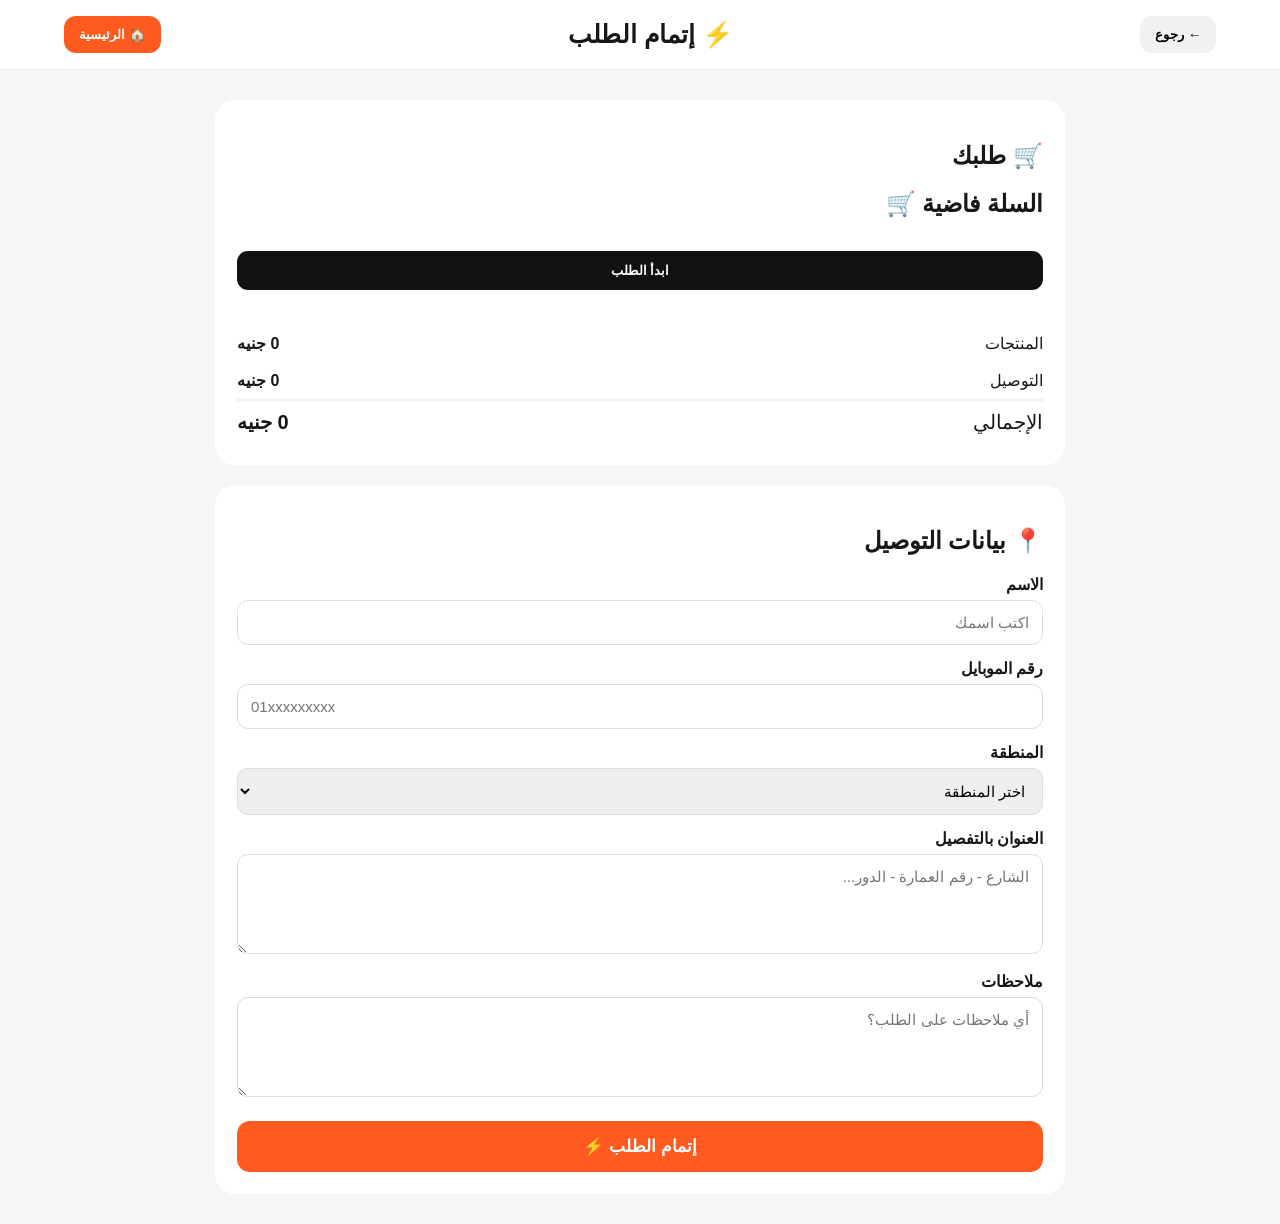
<file: checkout.html>
<!DOCTYPE html>
<html lang="ar" dir="rtl">

<head>

    <meta charset="UTF-8">

    <meta
        name="viewport"
        content="width=device-width, initial-scale=1.0">

    <title>إتمام الطلب | عالسريع</title>

    <link rel="stylesheet" href="style.css">

</head>


<body>


<header class="header">

    <button
        class="back-btn"
        onclick="history.back()"
        data-i18n="back">

        ← رجوع

    </button>


    <div
        class="logo"
        data-i18n="checkoutTitle">

        ⚡ إتمام الطلب

    </div>


    <button
        onclick="location.href='index.html'"
        class="cart-btn">

        🏠

        <span data-i18n="home">
            الرئيسية
        </span>

    </button>

</header>



<main class="checkout-container">


    <section class="checkout-box">

        <h1 data-i18n="cartTitle">
            🛒 طلبك
        </h1>


        <div id="cartItems">
        </div>


        <div class="total-box">

            <div>

                <span data-i18n="products">
                    المنتجات
                </span>

                <strong id="productsTotal">
                    0 جنيه
                </strong>

            </div>


            <div>

                <span data-i18n="delivery">
                    التوصيل
                </span>

                <strong id="deliveryTotal">
                    0 جنيه
                </strong>

            </div>


            <div class="grand-total">

                <span data-i18n="total">
                    الإجمالي
                </span>

                <strong id="cartTotal">
                    0 جنيه
                </strong>

            </div>

        </div>

    </section>



    <section class="checkout-box">

        <h2 data-i18n="deliveryInfo">
            📍 بيانات التوصيل
        </h2>


        <form id="checkoutForm">


            <label data-i18n="name">
                الاسم
            </label>

            <input
                id="customerName"
                type="text"
                data-i18n-placeholder="namePlaceholder"
                placeholder="اكتب اسمك"
                required>



            <label data-i18n="phone">
                رقم الموبايل
            </label>

            <input
                id="customerPhone"
                type="tel"
                data-i18n-placeholder="phonePlaceholder"
                placeholder="01xxxxxxxxx"
                required>



            <label data-i18n="area">
                المنطقة
            </label>

            <select
                id="area"
                required>

                <option
                    value=""
                    data-i18n="chooseArea">

                    اختر المنطقة

                </option>

                <option
                    value="mansoura"
                    data-i18n="mansoura">

                    المنصورة

                </option>

                <option
                    value="talkha"
                    data-i18n="talkha">

                    طلخا

                </option>

                <option
                    value="mitghamr"
                    data-i18n="mitghamr">

                    ميت غمر

                </option>

                <option
                    value="aga"
                    data-i18n="aga">

                    أجا

                </option>

                <option
                    value="sinbillawain"
                    data-i18n="sinbillawain">

                    السنبلاوين

                </option>

            </select>



            <label data-i18n="address">
                العنوان بالتفصيل
            </label>

            <textarea
                id="address"
                data-i18n-placeholder="addressPlaceholder"
                placeholder="الشارع - رقم العمارة - الدور..."
                required></textarea>



            <label data-i18n="notes">
                ملاحظات
            </label>

            <textarea
                id="notes"
                data-i18n-placeholder="notesPlaceholder"
                placeholder="أي ملاحظات على الطلب؟"></textarea>



            <button
                class="confirm-btn"
                type="submit"
                data-i18n="complete">

                إتمام الطلب ⚡

            </button>


        </form>

    </section>

</main>


<script src="script.js"></script>

</body>
</html>
</file>
<file: style.css>
* {
    box-sizing: border-box;
}


body {
    margin: 0;

    font-family:
        Arial,
        Tahoma,
        sans-serif;

    background: #f5f6f8;

    color: #171717;
}


/* HEADER */

.header {

    position: sticky;

    top: 0;

    z-index: 100;

    height: 70px;

    padding: 0 5%;

    display: flex;

    align-items: center;

    justify-content: space-between;

    background: white;

    border-bottom: 1px solid #eee;

}


.logo {

    font-size: 25px;

    font-weight: 900;

}


.header-actions {

    display: flex;

    gap: 10px;

}


button {

    font-family: inherit;

    cursor: pointer;

}


.lang-btn,
.cart-btn,
.back-btn {

    border: 0;

    background: #f0f1f3;

    padding: 11px 15px;

    border-radius: 12px;

    font-weight: bold;

}


.cart-btn {

    background: #ff5a1f;

    color: white;

}


#cartCount {

    background: white;

    color: #ff5a1f;

    border-radius: 50%;

    padding: 2px 7px;

    margin-right: 4px;

}


/* HERO */

.hero {

    min-height: 390px;

    display: flex;

    align-items: center;

    padding: 50px 7%;

    color: white;

    background:
        linear-gradient(
            135deg,
            #111,
            #292929
        );

}


.hero h1 {

    font-size: clamp(40px, 7vw, 75px);

    margin: 0;

    line-height: 1.05;

}


.hero h1 span {

    color: #ff641f;

}


.hero p {

    font-size: 19px;

    opacity: .8;

}


.search-box {

    margin-top: 25px;

    max-width: 600px;

    height: 58px;

    display: flex;

    align-items: center;

    gap: 10px;

    padding: 0 18px;

    background: white;

    border-radius: 17px;

}


.search-box input {

    width: 100%;

    border: 0;

    outline: 0;

    font-size: 16px;

}


/* CONTAINER */

.container {

    width: min(1200px, 92%);

    margin: 30px auto;

}


/* OFFERS */

.offers {

    display: grid;

    grid-template-columns:
        repeat(2, 1fr);

    gap: 18px;

}


.offer-card {

    padding: 22px;

    border-radius: 20px;

    background:
        linear-gradient(
            135deg,
            #fff0dc,
            #fff
        );

    display: flex;

    justify-content: space-between;

    align-items: center;

}


.offer-card.second {

    background:
        linear-gradient(
            135deg,
            #e8f4ff,
            #fff
        );

}


.offer-card h2 {

    margin: 8px 0;

}


.offer-card p {

    margin: 0;

    color: #666;

}


/* CATEGORIES */

.categories {

    display: flex;

    gap: 10px;

    margin: 25px 0;

    flex-wrap: wrap;

}


.category {

    border: 0;

    background: white;

    padding: 12px 20px;

    border-radius: 13px;

    font-weight: bold;

}


.category.active {

    background: #ff5a1f;

    color: white;

}


/* TITLES */

.section-title {

    margin: 25px 0 18px;

}


/* STORES */

.stores-grid {

    display: grid;

    grid-template-columns:
        repeat(
            auto-fill,
            minmax(240px, 1fr)
        );

    gap: 20px;

}


.store-card {

    overflow: hidden;

    background: white;

    border-radius: 20px;

    border: 1px solid #eee;

    box-shadow:
        0 8px 25px
        rgba(0,0,0,.06);

    transition: .25s;

}


.store-card:hover {

    transform: translateY(-5px);

}


.store-image {

    width: 100%;

    height: 185px;

    background: #eee;

}


.store-image img {

    width: 100%;

    height: 100%;

    object-fit: cover;

    display: block;

}


.store-info {

    padding: 16px;

}


.store-info h3 {

    margin: 6px 0;

}


.store-meta {

    color: #777;

    font-size: 13px;

}


.menu-btn {

    width: 100%;

    border: 0;

    padding: 12px;

    margin-top: 13px;

    border-radius: 11px;

    background: #111;

    color: white;

    font-weight: bold;

}


/* RESTAURANT HEADER */

.restaurant-header {

    background: white;

    padding: 20px;

    border-radius: 20px;

    display: flex;

    align-items: center;

    gap: 20px;

}


.restaurant-header img {

    width: 120px;

    height: 120px;

    object-fit: cover;

    border-radius: 17px;

}


.restaurant-header h1 {

    margin: 8px 0;

}


.restaurant-header p {

    color: #777;

}


/* MENU OFFER */

.menu-offer {

    margin: 20px 0;

    padding: 20px;

    border-radius: 20px;

    background:
        linear-gradient(
            135deg,
            #ffeddc,
            #fff
        );

    display: flex;

    justify-content: space-between;

    align-items: center;

}


.menu-offer h2 {

    margin: 5px 0;

}


.menu-offer p {

    color: #666;

}


/* MENU */

.menu-grid {

    display: grid;

    grid-template-columns:
        repeat(
            auto-fill,
            minmax(210px, 1fr)
        );

    gap: 18px;

}


.food-card {

    overflow: hidden;

    background: white;

    border-radius: 18px;

    border: 1px solid #eee;

    box-shadow:
        0 5px 18px
        rgba(0,0,0,.06);

}


.food-image {

    width: 100%;

    height: 155px;

    background: #eee;

}


.food-image img {

    width: 100%;

    height: 100%;

    object-fit: cover;

    display: block;

}


.food-info {

    padding: 14px;

}


.food-info h3 {

    margin: 0 0 6px;

}


.food-info p {

    color: #777;

    font-size: 13px;

}


.food-price {

    font-size: 18px;

    font-weight: 900;

}


.add-btn {

    width: 100%;

    margin-top: 10px;

    padding: 11px;

    border: 0;

    border-radius: 11px;

    background: #ff5a1f;

    color: white;

    font-weight: bold;

}


/* CHECKOUT */

.checkout-container {

    width: min(850px, 92%);

    margin: 30px auto;

}


.checkout-box {

    background: white;

    padding: 22px;

    border-radius: 20px;

    margin-bottom: 20px;

}


.cart-item {

    display: flex;

    align-items: center;

    gap: 15px;

    padding: 12px 0;

    border-bottom: 1px solid #eee;

}


.cart-item img {

    width: 75px;

    height: 75px;

    object-fit: cover;

    border-radius: 12px;

}


.quantity {

    display: flex;

    gap: 8px;

    align-items: center;

    margin-top: 8px;

}


.quantity button {

    width: 30px;

    height: 30px;

    border: 0;

    border-radius: 8px;

}


.total-box {

    margin-top: 20px;

    padding-top: 15px;

}


.total-box > div {

    display: flex;

    justify-content: space-between;

    padding: 9px 0;

}


.grand-total {

    border-top: 2px solid #eee;

    font-size: 20px;

}


form label {

    display: block;

    margin-top: 14px;

    margin-bottom: 6px;

    font-weight: bold;

}


form input,
form textarea,
form select {

    width: 100%;

    padding: 13px;

    border: 1px solid #ddd;

    border-radius: 11px;

    outline: 0;

    font-family: inherit;

    font-size: 15px;

}


form textarea {

    min-height: 100px;

    resize: vertical;

}


.confirm-btn {

    width: 100%;

    margin-top: 20px;

    padding: 15px;

    border: 0;

    border-radius: 13px;

    background: #ff5a1f;

    color: white;

    font-size: 17px;

    font-weight: bold;

}


/* MOBILE */

@media (max-width: 650px) {

    .offers {

        grid-template-columns: 1fr;

    }


    .hero {

        min-height: 330px;

    }


    .hero h1 {

        font-size: 42px;

    }


    .stores-grid {

        grid-template-columns:
            repeat(2, 1fr);

        gap: 12px;

    }


    .store-image {

        height: 140px;

    }


    .menu-grid {

        grid-template-columns:
            repeat(2, 1fr);

        gap: 12px;

    }


    .food-image {

        height: 120px;

    }


    .restaurant-header img {

        width: 85px;

        height: 85px;

    }

}
/* =========================
   ANIMATIONS ONLY
   ========================= */

/* Page entrance */
body {
    animation: pageFade .45s ease;
}

@keyframes pageFade {
    from {
        opacity: 0;
        transform: translateY(8px);
    }

    to {
        opacity: 1;
        transform: translateY(0);
    }
}


/* Header */
.header {
    animation: headerDown .5s ease;
}

@keyframes headerDown {
    from {
        opacity: 0;
        transform: translateY(-15px);
    }

    to {
        opacity: 1;
        transform: translateY(0);
    }
}


/* Hero */
.hero {
    animation: heroIn .7s ease;
}

@keyframes heroIn {
    from {
        opacity: 0;
        transform: translateY(20px);
    }

    to {
        opacity: 1;
        transform: translateY(0);
    }
}


/* Hero text */
.hero h1 {
    animation: textIn .7s ease .1s both;
}

.hero p {
    animation: textIn .7s ease .2s both;
}

.search-box {
    animation: textIn .7s ease .3s both;
}

@keyframes textIn {
    from {
        opacity: 0;
        transform: translateY(12px);
    }

    to {
        opacity: 1;
        transform: translateY(0);
    }
}


/* Offers */
.offer-card {
    animation: cardIn .5s ease both;
    transition: transform .25s ease, box-shadow .25s ease;
}

.offer-card:nth-child(2) {
    animation-delay: .1s;
}

.offer-card:hover {
    transform: translateY(-5px);
    box-shadow: 0 12px 30px rgba(0,0,0,.09);
}

@keyframes cardIn {
    from {
        opacity: 0;
        transform: translateY(15px);
    }

    to {
        opacity: 1;
        transform: translateY(0);
    }
}


/* Categories */
.category {
    transition: transform .2s ease, box-shadow .2s ease;
}

.category:hover {
    transform: translateY(-3px);
    box-shadow: 0 6px 16px rgba(0,0,0,.08);
}

.category:active {
    transform: scale(.95);
}


/* Store cards */
.store-card {
    animation: storeIn .5s ease both;
}

.store-card:hover {
    transform: translateY(-7px);
    box-shadow: 0 14px 30px rgba(0,0,0,.10);
}

@keyframes storeIn {
    from {
        opacity: 0;
        transform: translateY(18px);
    }

    to {
        opacity: 1;
        transform: translateY(0);
    }
}


/* Images */
.store-image img,
.food-image img,
.restaurant-header img {
    transition: transform .35s ease;
}

.store-card:hover .store-image img,
.food-card:hover .food-image img {
    transform: scale(1.05);
}


/* Buttons */
button {
    transition:
        transform .18s ease,
        box-shadow .18s ease,
        opacity .18s ease;
}

button:hover {
    transform: translateY(-2px);
}

button:active {
    transform: scale(.95);
}


/* Menu cards */
.food-card {
    animation: foodIn .5s ease both;
    transition:
        transform .25s ease,
        box-shadow .25s ease;
}

.food-card:hover {
    transform: translateY(-6px);
    box-shadow: 0 12px 28px rgba(0,0,0,.10);
}

@keyframes foodIn {
    from {
        opacity: 0;
        transform: translateY(15px);
    }

    to {
        opacity: 1;
        transform: translateY(0);
    }
}


/* Add / Confirm buttons */
.add-btn,
.confirm-btn,
.menu-btn,
.cart-btn {
    transition:
        transform .18s ease,
        box-shadow .18s ease,
        filter .18s ease;
}

.add-btn:hover,
.confirm-btn:hover,
.menu-btn:hover,
.cart-btn:hover {
    transform: translateY(-2px);
    filter: brightness(1.05);
}

.add-btn:active,
.confirm-btn:active,
.menu-btn:active,
.cart-btn:active {
    transform: scale(.97);
}


/* Restaurant header */
.restaurant-header {
    animation: restaurantIn .6s ease;
}

@keyframes restaurantIn {
    from {
        opacity: 0;
        transform: translateX(-20px);
    }

    to {
        opacity: 1;
        transform: translateX(0);
    }
}


/* Menu offer */
.menu-offer {
    animation: offerIn .6s ease;
}

@keyframes offerIn {
    from {
        opacity: 0;
        transform: scale(.97);
    }

    to {
        opacity: 1;
        transform: scale(1);
    }
}


/* Checkout boxes */
.checkout-box {
    animation: checkoutIn .5s ease both;
}

.checkout-box:nth-child(2) {
    animation-delay: .1s;
}

@keyframes checkoutIn {
    from {
        opacity: 0;
        transform: translateY(15px);
    }

    to {
        opacity: 1;
        transform: translateY(0);
    }
}


/* Cart items */
.cart-item {
    animation: cartItemIn .35s ease both;
}

@keyframes cartItemIn {
    from {
        opacity: 0;
        transform: translateX(-10px);
    }

    to {
        opacity: 1;
        transform: translateX(0);
    }
}


/* Search */
.search-box {
    transition:
        transform .2s ease,
        box-shadow .2s ease;
}

.search-box:focus-within {
    transform: translateY(-2px);
    box-shadow: 0 8px 25px rgba(0,0,0,.12);
}


/* Inputs */
form input,
form textarea,
form select {
    transition:
        border-color .2s ease,
        box-shadow .2s ease,
        transform .2s ease;
}

form input:focus,
form textarea:focus,
form select:focus {
    border-color: #ff5a1f;
    box-shadow: 0 0 0 3px rgba(255,90,31,.10);
}


/* Logo */
.logo {
    transition: transform .25s ease;
}

.logo:hover {
    transform: scale(1.04);
}


/* Back button */
.back-btn {
    transition:
        transform .2s ease,
        box-shadow .2s ease;
}

.back-btn:hover {
    transform: translateX(-3px);
    box-shadow: 0 5px 15px rgba(0,0,0,.08);
}


/* Cart count */
#cartCount {
    transition: transform .2s ease;
}

.cart-btn:hover #cartCount {
    transform: scale(1.12);
}


/* Respect reduced motion */
@media (prefers-reduced-motion: reduce) {
    *,
    *::before,
    *::after {
        animation-duration: .01ms !important;
        animation-iteration-count: 1 !important;
        transition-duration: .01ms !important;
    }
}
</file>
